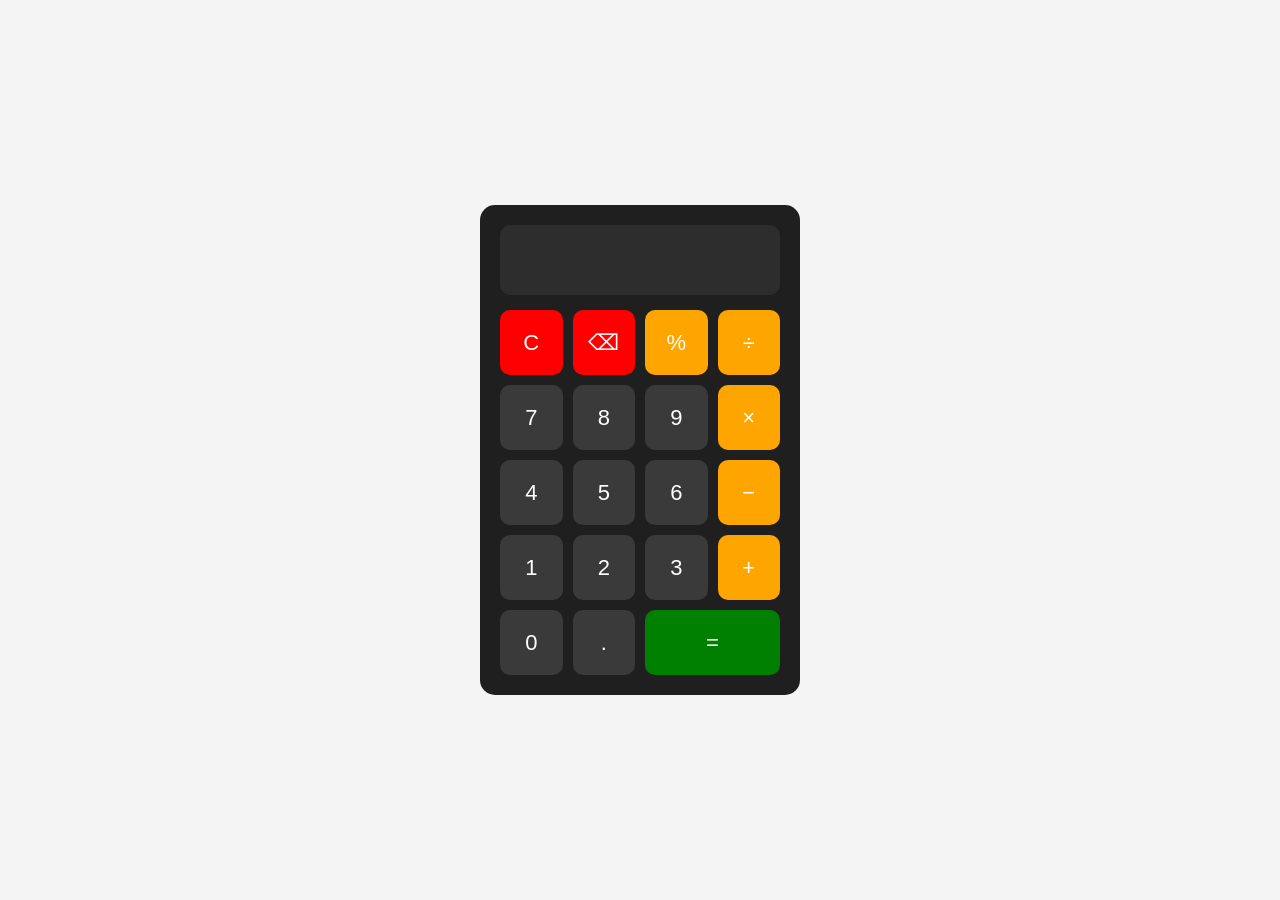
<file: index.html>
<!DOCTYPE html>
<html lang="pt-BR">
<head>
    <meta charset="UTF-8">
    <meta name="viewport" content="width=device-width, initial-scale=1.0">
    <title>Calculadora</title>
    <link rel="stylesheet" href="style.css">
</head>
<body>

    <div class="calculadora">
        <input type="text" id="display" readonly>

        <div class="botoes">
            <button class="limpar" onclick="limpar()">C</button>
            <button class="limpar" onclick="apagar()">⌫</button>
            <button class="operador" onclick="adicionar('%')">%</button>
            <button class="operador" onclick="adicionar('/')">÷</button>

            <button onclick="adicionar('7')">7</button>
            <button onclick="adicionar('8')">8</button>
            <button onclick="adicionar('9')">9</button>
            <button class="operador" onclick="adicionar('*')">×</button>

            <button onclick="adicionar('4')">4</button>
            <button onclick="adicionar('5')">5</button>
            <button onclick="adicionar('6')">6</button>
            <button class="operador" onclick="adicionar('-')">−</button>

            <button onclick="adicionar('1')">1</button>
            <button onclick="adicionar('2')">2</button>
            <button onclick="adicionar('3')">3</button>
            <button class="operador" onclick="adicionar('+')">+</button>

            <button onclick="adicionar('0')">0</button>
            <button onclick="adicionar('.')">.</button>
            <button class="igual" onclick="calcular()">=</button>
        </div>
    </div>

    <script src="script.js"></script>
</body>
</html>
</file>
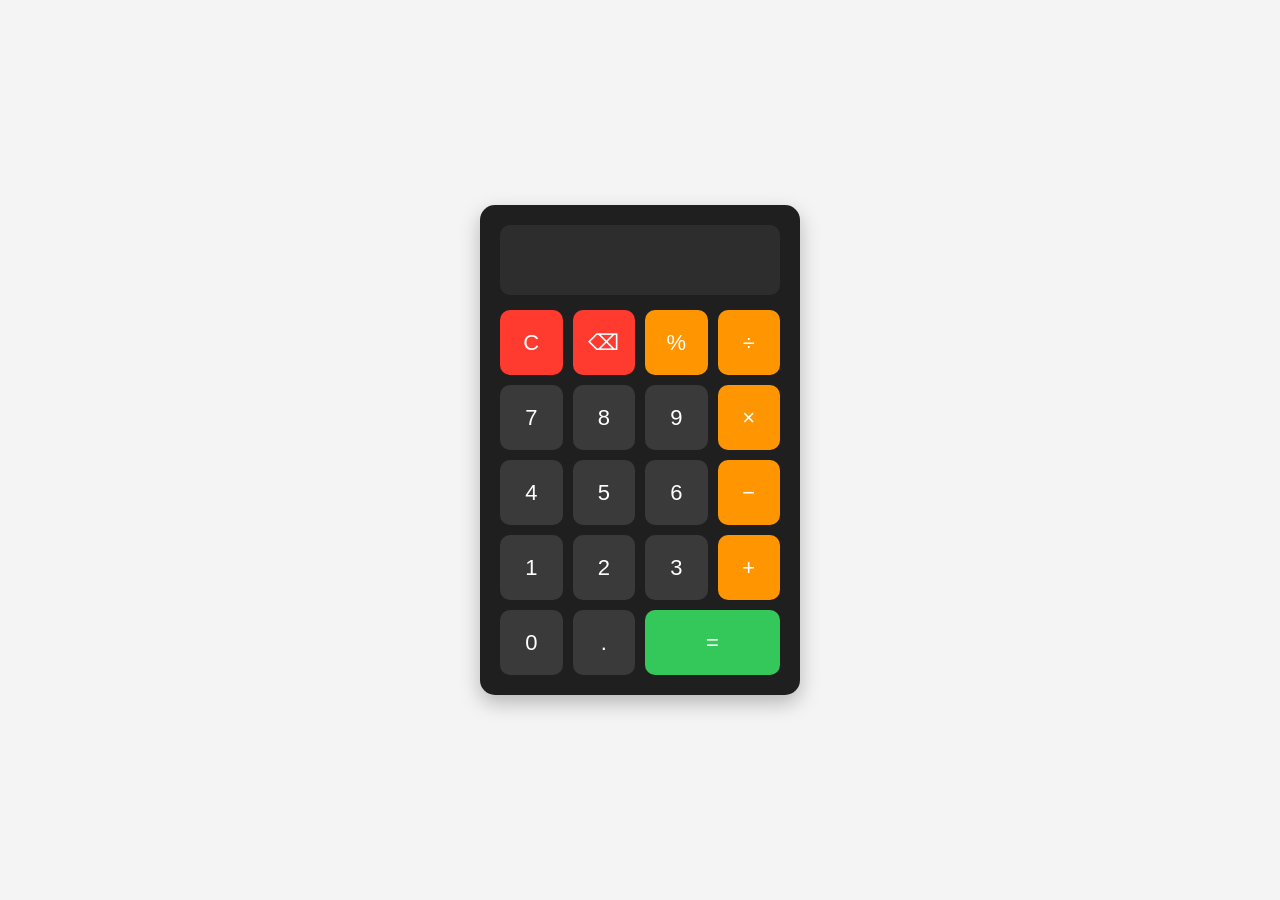
<file: calculadora.html>
<!DOCTYPE html>
<html lang="pt-BR">
<head>
  <meta charset="UTF-8">
  <meta name="viewport" content="width=device-width, initial-scale=1.0">
  <title>Calculadora</title>

  <style>
    * {
      margin: 0;
      padding: 0;
      box-sizing: border-box;
      font-family: Arial, sans-serif;
    }

    body {
      display: flex;
      justify-content: center;
      align-items: center;
      min-height: 100vh;
      background: #f4f4f4;
    }

    .calculadora {
      background: #1f1f1f;
      padding: 20px;
      border-radius: 15px;
      width: 320px;
      box-shadow: 0 8px 20px rgba(0,0,0,0.25);
    }

    #display {
      width: 100%;
      height: 70px;
      border: none;
      outline: none;
      border-radius: 10px;
      margin-bottom: 15px;
      padding: 10px;
      font-size: 28px;
      text-align: right;
      background: #2d2d2d;
      color: white;
    }

    .botoes {
      display: grid;
      grid-template-columns: repeat(4, 1fr);
      gap: 10px;
    }

    button {
      border: none;
      height: 65px;
      border-radius: 10px;
      font-size: 22px;
      cursor: pointer;
      transition: 0.2s;
    }

    button:hover {
      transform: scale(1.05);
    }

    .numero {
      background: #3a3a3a;
      color: white;
    }

    .operador {
      background: #ff9500;
      color: white;
    }

    .limpar {
      background: #ff3b30;
      color: white;
    }

    .igual {
      background: #34c759;
      color: white;
    }
  </style>
</head>

<body>

  <div class="calculadora">
    <input type="text" id="display" readonly>

    <div class="botoes">
      <button class="limpar" onclick="limpar()">C</button>
      <button class="limpar" onclick="apagar()">⌫</button>
      <button class="operador" onclick="adicionar('%')">%</button>
      <button class="operador" onclick="adicionar('/')">÷</button>

      <button class="numero" onclick="adicionar('7')">7</button>
      <button class="numero" onclick="adicionar('8')">8</button>
      <button class="numero" onclick="adicionar('9')">9</button>
      <button class="operador" onclick="adicionar('*')">×</button>

      <button class="numero" onclick="adicionar('4')">4</button>
      <button class="numero" onclick="adicionar('5')">5</button>
      <button class="numero" onclick="adicionar('6')">6</button>
      <button class="operador" onclick="adicionar('-')">−</button>

      <button class="numero" onclick="adicionar('1')">1</button>
      <button class="numero" onclick="adicionar('2')">2</button>
      <button class="numero" onclick="adicionar('3')">3</button>
      <button class="operador" onclick="adicionar('+')">+</button>

      <button class="numero" onclick="adicionar('0')">0</button>
      <button class="numero" onclick="adicionar('.')">.</button>
      <button class="igual" style="grid-column: span 2;" onclick="calcular()">=</button>
    </div>
  </div>

  <script>
    const display = document.getElementById("display");

    function adicionar(valor) {
      display.value += valor;
    }

    function limpar() {
      display.value = "";
    }

    function apagar() {
      display.value = display.value.slice(0, -1);
    }

    function calcular() {
      try {
        if(display.value === "") return;
        display.value = eval(display.value);
      } catch {
        display.value = "Erro";
      }
    }

    // Suporte ao teclado
    document.addEventListener("keydown", (e) => {
      const tecla = e.key;

      if (!isNaN(tecla) || ['+', '-', '*', '/', '.', '%'].includes(tecla)) {
        adicionar(tecla);
      }

      if (tecla === "Enter") {
        calcular();
      }

      if (tecla === "Backspace") {
        apagar();
      }

      if (tecla === "Escape") {
        limpar();
      }
    });
  </script>

</body>
</html>
</file>
<file: style.css>
* {
    margin: 0;
    padding: 0;
    box-sizing: border-box;
}

body {
    font-family: Arial, sans-serif;
    background: #f4f4f4;
    display: flex;
    justify-content: center;
    align-items: center;
    height: 100vh;
}

.calculadora {
    background: #1f1f1f;
    padding: 20px;
    border-radius: 15px;
    width: 320px;
}

#display {
    width: 100%;
    height: 70px;
    border: none;
    margin-bottom: 15px;
    border-radius: 10px;
    padding: 10px;
    font-size: 28px;
    text-align: right;
    background: #2d2d2d;
    color: white;
}

.botoes {
    display: grid;
    grid-template-columns: repeat(4, 1fr);
    gap: 10px;
}

button {
    height: 65px;
    border: none;
    border-radius: 10px;
    font-size: 22px;
    cursor: pointer;
    background: #3a3a3a;
    color: white;
}

button:hover {
    opacity: 0.8;
}

.operador {
    background: orange;
}

.limpar {
    background: red;
}

.igual {
    background: green;
    grid-column: span 2;
}
</file>
